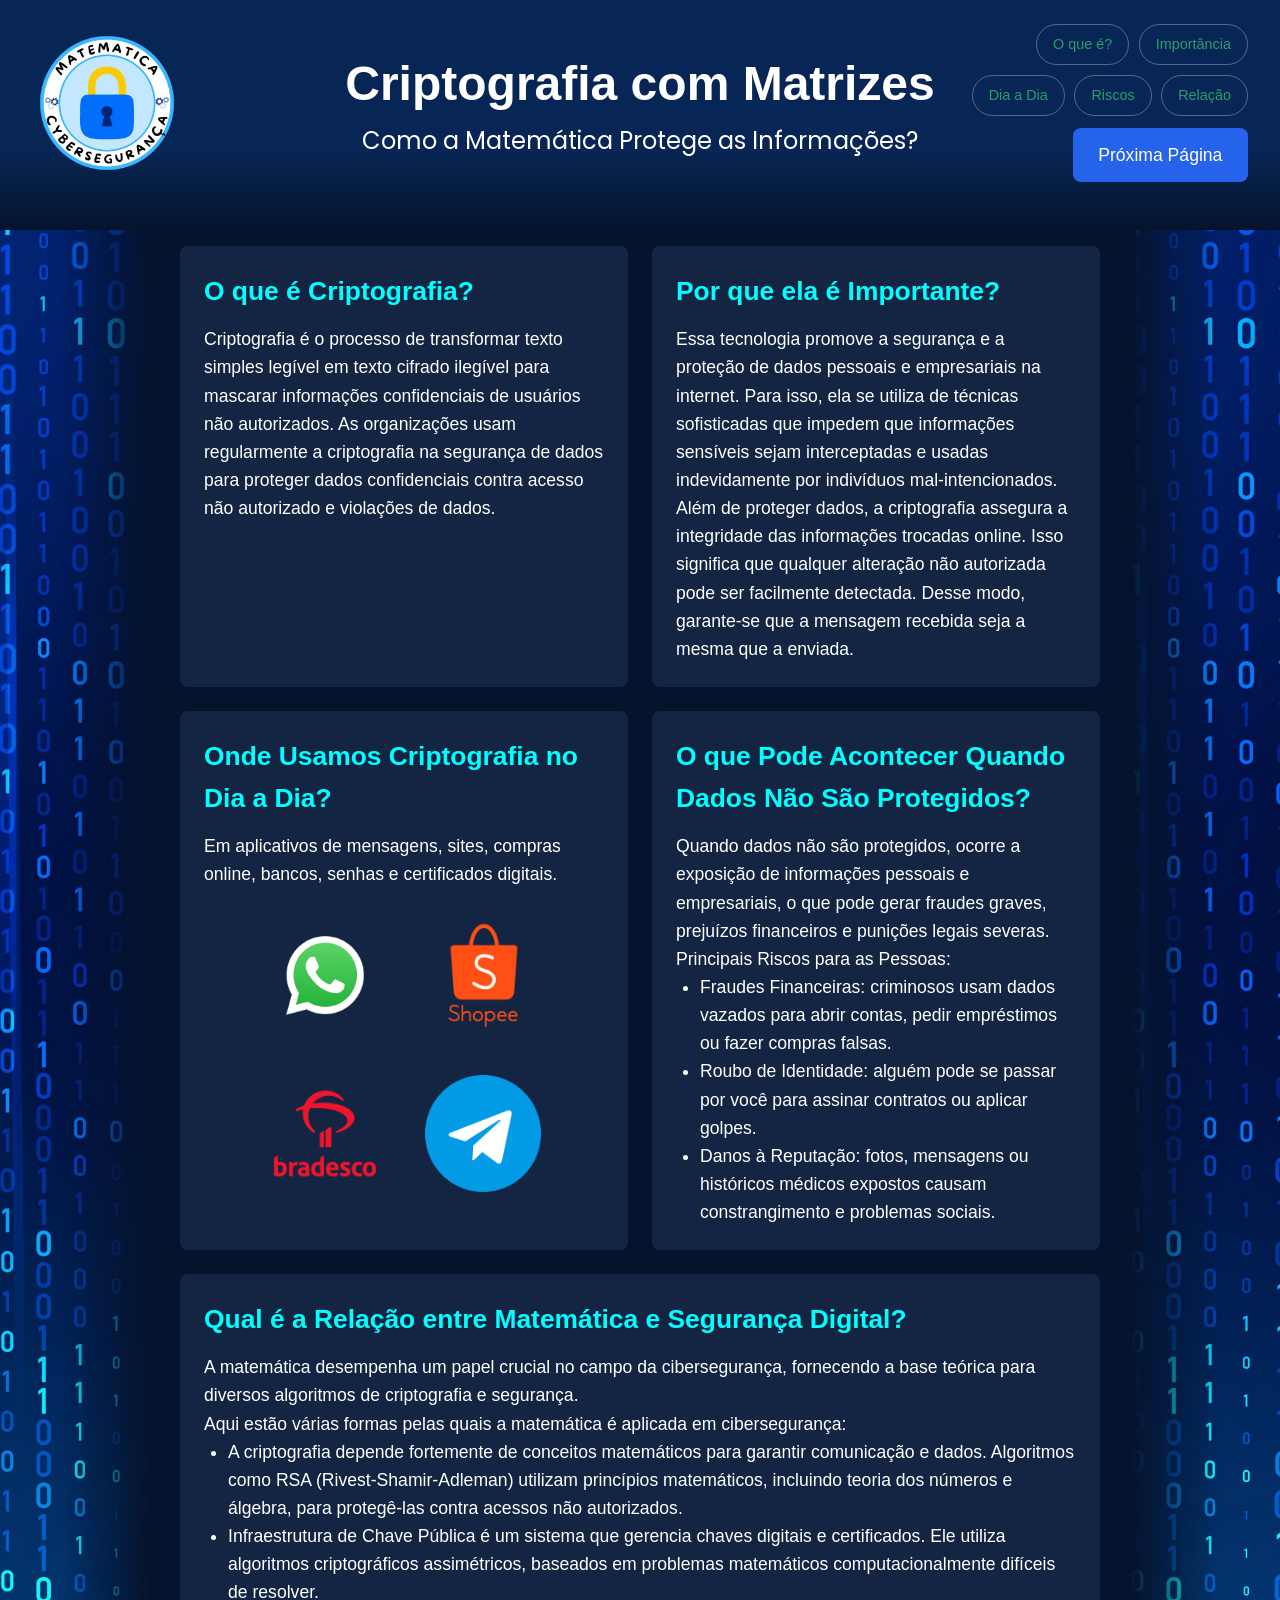
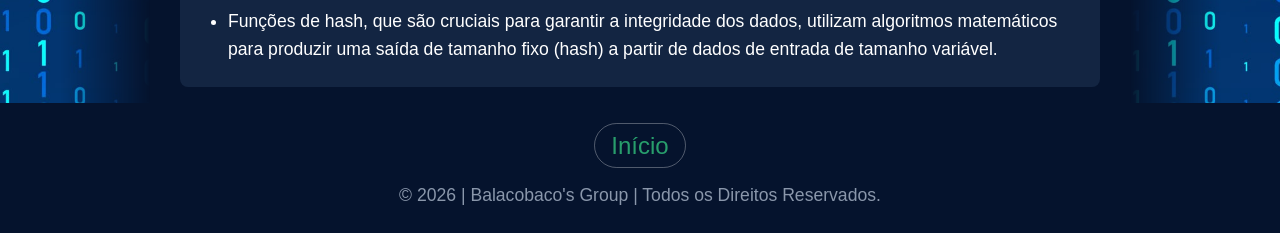
<file: index.html>
<!DOCTYPE html>
<html lang="pt-br">
<head>
    <meta charset="UTF-8">
    <meta name="viewport" content="width=device-width, initial-scale=1.0">
    <link rel="icon" type="image/png" href="Imagens/Logo.png">
    <link rel="preconnect" href="https://fonts.googleapis.com">
    <link rel="preconnect" href="https://fonts.gstatic.com" crossorigin>
    <link href="https://fonts.googleapis.com/css2?family=Poppins:ital,wght@0,100;0,200;0,300;0,400;0,500;0,600;0,700;0,800;0,900;1,100;1,200;1,300;1,400;1,500;1,600;1,700;1,800;1,900&display=swap" rel="stylesheet">
    <link rel="stylesheet" href="style.css">
    <title>Criptografia com Matrizes</title>
</head>
<body>
    <header>
        <img class="group-logo" src="Imagens/Logo.png" alt="Logo do Projeto">
        <hgroup>
            <h1>Criptografia com Matrizes</h1>
            <p>Como a Matemática Protege as Informações?</p>
        </hgroup>
        <div class="right-side">
            <nav class="topics" id="topics">
                <a href="#crip">O que é?</a>
                <a href="#imp">Importância</a>
                <a href="#day">Dia a Dia</a>
                <a href="#data">Riscos</a>
                <a href="#mat">Relação</a>
            </nav>
            <div class="acao">
                <a class="botao" href="cript.html">Próxima Página</a>
            </div>
        </div>
    </header>
    <main>
        <section class="crip" id="crip">
            <h2>O que é Criptografia?</h2>
            <div class="expcrip">
                <p>Criptografia é o processo de transformar texto simples legível em texto cifrado ilegível para mascarar informações confidenciais de usuários não autorizados. As organizações usam regularmente a criptografia na segurança de dados para proteger dados confidenciais contra acesso não autorizado e violações de dados.</p>
            </div>
        </section>
        <section class="imp" id="imp">
            <h2>Por que ela é Importante?</h2>
            <div class="whyimp">
                <p>Essa tecnologia promove a segurança e a proteção de dados pessoais e empresariais na internet. Para isso, ela se utiliza de técnicas sofisticadas que impedem que informações sensíveis sejam interceptadas e usadas indevidamente por indivíduos mal-intencionados. Além de proteger dados, a criptografia assegura a integridade das informações trocadas online. Isso significa que qualquer alteração não autorizada pode ser facilmente detectada. Desse modo, garante-se que a mensagem recebida seja a mesma que a enviada.</p>
            </div>
        </section>
        <section class="day" id="day">
            <h2>Onde Usamos Criptografia no Dia a Dia?</h2>
            <div class="dayat">
                <p>Em aplicativos de mensagens, sites, compras online, bancos, senhas e certificados digitais.</p>
                <div class="logos">
                    <img src="Imagens/Logo WhatsApp.png" alt="Logo do WhatsApp">
                    <img src="Imagens/Logo Shopee.png" alt="Logo da Shopee">
                    <img src="Imagens/Logo Bradesco.png" alt="Logo da Bradesco">
                    <img src="Imagens/Logo Telegram.png" alt="Logo do Telegram">
                </div>
            </div>
        </section>
        <section class="data" id="data">
            <h2>O que Pode Acontecer Quando Dados Não São Protegidos?</h2>
            <div class="protec">
                <p>Quando dados não são protegidos, ocorre a exposição de informações pessoais e empresariais, o que pode gerar fraudes graves, prejuízos financeiros e punições legais severas.</p>
            </div>
            <p>Principais Riscos para as Pessoas:</p>
            <ul class="risks">
                <li>Fraudes Financeiras: criminosos usam dados vazados para abrir contas, pedir empréstimos ou fazer compras falsas.</li>
                <li>Roubo de Identidade: alguém pode se passar por você para assinar contratos ou aplicar golpes.</li>
                <li>Danos à Reputação: fotos, mensagens ou históricos médicos expostos causam constrangimento e problemas sociais.</li>
            </ul>
        </section>
        <section class="mat" id="mat">
            <h2>Qual é a Relação entre Matemática e Segurança Digital?</h2>
            <div class="matrel">
                <p>A matemática desempenha um papel crucial no campo da cibersegurança, fornecendo a base teórica para diversos algoritmos de criptografia e segurança.</p>
            </div>
            <p>Aqui estão várias formas pelas quais a matemática é aplicada em cibersegurança:</p>
            <ul class="apply">
                <li>A criptografia depende fortemente de conceitos matemáticos para garantir comunicação e dados. Algoritmos como RSA (Rivest-Shamir-Adleman) utilizam princípios matemáticos, incluindo teoria dos números e álgebra, para protegê-las contra acessos não autorizados.</li>
                <li>Infraestrutura de Chave Pública é um sistema que gerencia chaves digitais e certificados. Ele utiliza algoritmos criptográficos assimétricos, baseados em problemas matemáticos computacionalmente difíceis de resolver.</li>
                <li>Funções de hash, que são cruciais para garantir a integridade dos dados, utilizam algoritmos matemáticos para produzir uma saída de tamanho fixo (hash) a partir de dados de entrada de tamanho variável.</li>
            </ul>
        </section>
    </main>
    <footer>
        <nav>
            <a class="start" href="#top">Início</a>
        </nav>
        <p>&copy; 2026 | Balacobaco's Group | Todos os Direitos Reservados.</p>
    </footer>
    <script src="script.js" defer></script>
</body>
</html>
</file>
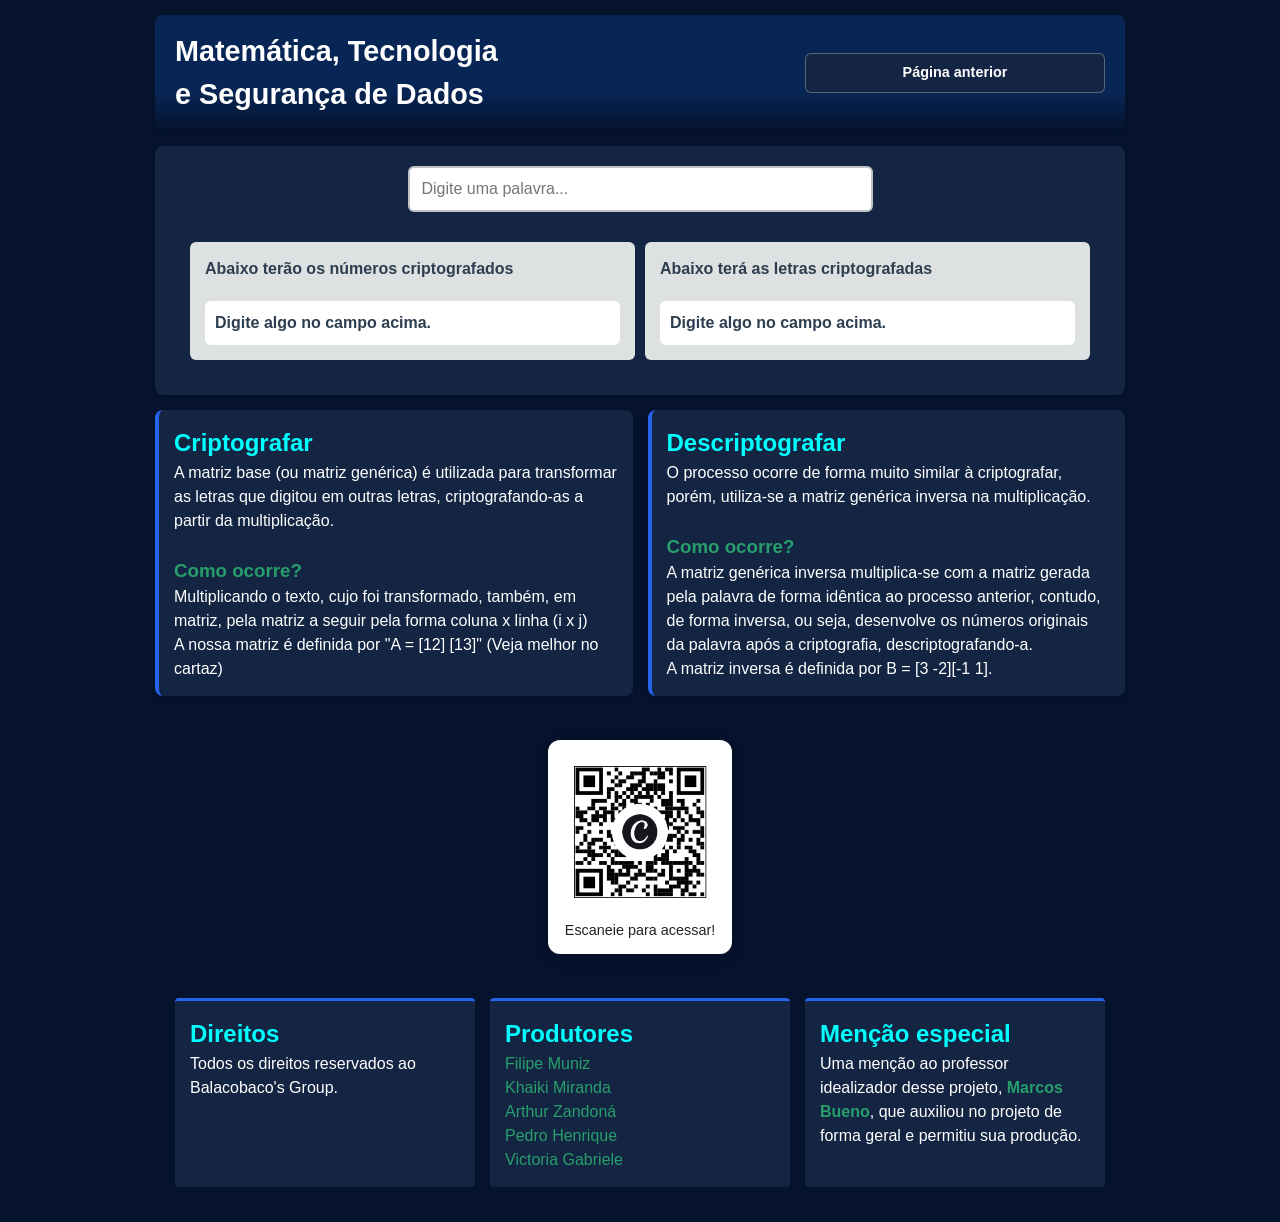
<file: cript.html>
<!DOCTYPE html>
<html lang="pt-br">
<head>
    <meta charset="UTF-8">
    <meta name="viewport" content="width=device-width, initial-scale=1.0">
    <title>Criptografia com Matrizes</title>
    <link rel="icon" type="image/png" href="Imagens/Logo.png">
    <link rel="stylesheet" href="cript.css">
</head>
<body>
    <main class="container">
        <header class="header">
            <div class="head-titles">
                <hgroup class="hg-titles">
                    <h1>Matemática, Tecnologia<br>e Segurança de Dados</h1>
                    <h3></h3>
                </hgroup>
            </div>
            <nav class="grid-menu"> 
                
                <a href="index.html" class="items" id="dif-item">Página anterior</a> 
            </nav>
        </header>
        <section class="matriz-show">
            <div class="m-input">
                <input type="text" class="input" placeholder="Digite uma palavra...">
            </div>
            <div class="answer-input">
                <div class="answer-numbers">
                    <p>Abaixo terão os números criptografados</p>
                    <div class="cript">
                        <p>Digite algo no campo acima.</p>
                    </div>
                </div>
                <div class="answer-text">
                    <p>Abaixo terá as letras criptografadas</p>
                    <div class="uncript">
                        <p>Digite algo no campo acima.</p>
                    </div>
                </div>
            </div>
        </section>
        <section class="grid-instructs">
            <div class="show">
                <h2> Criptografar </h2>
                <p>A matriz base (ou matriz genérica) é utilizada para transformar as letras que digitou em outras letras, criptografando-as a partir da multiplicação.<br><br></p>

                <h3>Como ocorre?</h3>
                <p>Multiplicando o texto, cujo foi transformado, também, em matriz, pela matriz a seguir pela forma coluna x linha (i x j) </p>
                <p>A nossa matriz é definida por "A = [12] [13]" (Veja melhor no cartaz)<br></p>
            </div>
            <div class="show">
                <h2>Descriptografar</h2>
                <p>O processo ocorre de forma muito similar à criptografar, porém, utiliza-se a matriz genérica inversa na multiplicação.<br><br></p>
                <h3>Como ocorre?</h3>
                <p>A matriz genérica inversa multiplica-se com a matriz gerada pela palavra de forma idêntica ao processo anterior, contudo, de forma inversa, ou seja, desenvolve os números originais da palavra após a criptografia, descriptografando-a.<br></p>
                <p>A matriz inversa é definida por B = [3 -2][-1 1].</p>
            </div>
        </section>
            <aside class="qr-card">
            <img src="Imagens/Qr Code.png" alt="QR Code para acessar o site de prática" width="160" height="160">
            <p>Escaneie para acessar!</p>
        </aside>
        <footer class="footer">
            <div class="footer-div">
                <h2>Direitos</h2>
                <p>Todos os direitos reservados ao Balacobaco's Group.</p>
            </div>
            <div class="footer-div">
                <h2>Produtores</h2>
                <ul class="footer-desc">
                    <li> <a href="https://www.instagram.com/filipe._muniz/" class="mention" target="_blank">Filipe Muniz</a> </li>
                    <li> <a href="https://www.instagram.com/khaikimiranda/" class="mention">Khaiki Miranda</a> </li>
                    <li> <a href="https://www.instagram.com/_tuyzz/" class="mention" target="_blank">Arthur Zandoná</a> </li>
                    <li> <a href="https://www.instagram.com/pedrox.__tn/" class="mention" target="_blank">Pedro Henrique</a> </li>
                    <li> <a href="https://www.instagram.com/victoria._gabriele/" class="mention" target="_blank">Victoria Gabriele</a> </li>
                </ul>   
            </div>
            <div class="footer-div">
                <h2>Menção especial</h2 >
                <p>Uma menção ao professor idealizador desse projeto, <a href="https://www.instagram.com/mprbueno/" target="_blank"><strong>Marcos Bueno</strong></a>, que auxiliou no projeto de forma geral e permitiu sua produção.</p>
            </div>
        </footer>
    </main>
    <script src="cript.js" defer></script>
</body>
</html>
</file>
<file: style.css>
* {
    box-sizing: border-box;
    margin: 0;
    padding: 0;
}

html {
    scroll-behavior: smooth;
}
body {
    font-family: Arial, Helvetica, sans-serif;
    font-size: 1.1rem;
    line-height: 1.6;
    color: #ffffff;
    background-color: #05132D;
}

header {
    display: grid;
    grid-template-columns: 1fr auto 1fr;
    align-items: center;
    gap: 2rem;
    background: linear-gradient(to bottom, #082655 65%, #05132D 100%);
    color: white;
    padding: 1.5rem 2rem 3rem;
}

.group-logo {
    grid-column: 1;
    justify-self: start;
    max-height: 150px;
    max-width: auto;
}

.logos {
    display: grid;
    grid-template-columns: repeat(2, 1fr);
    gap: 1rem;
    max-width: 300px;
    margin: 1rem auto 0;
}

.logos img {
    width: 100%;
    aspect-ratio: 1 / 1;
    padding: 0.8rem;
    object-fit: contain;
    transition: transform 0.2s;
}

.logos img:hover {
    transform: scale(1.1);
}

.right-side {
    grid-column: 3;
    justify-self: end;
    display: flex;
    flex-direction: column;
    align-items: flex-end;
    gap: 0.8rem;
}

.acao {
    display: flex;
    justify-content: flex-end;
    margin-bottom: 0;
}

.botao {
    display: inline-block;
    padding: 0.8rem 1.6rem;
    background-color: #2563eb;
    color: white;
    text-decoration: none;
    border-radius: 8px;
    transition: background-color 0.2s;
}

.botao:hover {
    background-color: #1d4ed8;
}

hgroup {
    grid-column: 2;
    font-size: 1.5rem;
    text-align: center;
}

hgroup p {
    font-family: Poppins;
}

.topics {
    display: flex;
    flex-wrap: wrap;
    justify-content: flex-end;
    gap: 0.6rem;
    margin-bottom: 0;
}

.topics a {
    color: #289E6C;
    text-decoration: none;
    font-size: 0.9rem;
    padding: 0.5rem 1rem;
    border: 1px solid rgba(255, 255, 255, 0.3);
    border-radius: 999px;
    transition: background-color 0.2s, color 0.2s;
}

.topics a:hover, .topics a:focus-visible {
    background-color: #93c5fd;
    color: #1e293b;
}
main {
    position: relative;
    display: grid;
    grid-template-columns: 1fr 1fr;
    gap: 1.5rem;
    max-width: 1300px;
    margin: 0 auto;
    padding: 1rem 180px;
}

main::before,
main::after {
    content: "";
    position: absolute;
    top: 0;
    bottom: 0;
    width: 150px;
    background-size: cover;
    background-position: center;
}

main::before {
    left: 0;
    background-image: url(Imagens/Background\ Criptografia.jpg);
    mask-image: linear-gradient(to right, black 40%, transparent);
}

main::after {
    right: 0;
    background-image: url(Imagens/Background\ Criptografia.jpg);
    mask-image: linear-gradient(to left, black 40%, transparent);
}

section {
    background-color: #132542;
    padding: 1.5rem;
    border-radius: 8px;
}

.mat {
    grid-column: 1 / -1;
}

h2 {
    margin-bottom: 0.8rem;
    color: aqua;
}

ul {
    margin-left: 1.5rem;
}

.start {
    color: #289E6C;
    text-decoration: none;
    font-size: 1.5rem;
    padding: 0.5rem 1rem;
    border: 1px solid rgba(255, 255, 255, 0.3);
    border-radius: 999px;
    transition: background-color 0.2s, color 0.2s;
}

.start:hover, .start:focus-visible {
    background-color: #93c5fd;
    color: #1e293b;
}

footer {
    text-align: center;
    padding: 1.5rem;
    color: #8a97ab;
}

footer p {
    margin-top: 1rem;
}

@media (max-width: 900px) {
    main {
        grid-template-columns: 1fr;
        padding: 1rem;
    }

    main::before,
    main::after {
        display: none;
    }
}

@media (max-width: 900px) {
    header {
        grid-template-columns: 1fr;
        text-align: center;
    }
    
    .logo, hgroup, .right-side {
        grid-column: 1;
    }

    .logo {
        justify-self: center;
    }

    .right-side {
        justify-self: center;
        align-items: center;
    }
}

.reveal {
    opacity: 0;
    transform: translateY(30px);
    transition: opacity 0.8s ease, transform 0.8s ease;
}

.reveal.visivel {
    opacity: 1;
    transform: none;
}

@media (prefers-reduced-motion: reduce) {
    .reveal {
        transition: none;
        transform: none;
    }
}
</file>
<file: cript.css>
:root {
   /* Cores Gerais (Baseadas na Página 2) */
   --cor-fundo-body: #05132D;
   --cor-texto-padrao: #ffffff;
   --cor-painel: #132542;
   --cor-header-gradiente: #082655;
   
   /* Textos e Títulos */
   --cor-titulo: aqua;
   --cor-texto-secundario: #8a97ab;
   
   /* Botões e Destaques */
   --cor-destaque: #2563eb;
   --cor-destaque-hover: #1d4ed8;
   
   /* Inputs e Elementos Internos */
   --cor-input-borda: #bdc3c7;
   --cor-input-fundo: #ffffff;
   --cor-input-texto: #333;
   --cor-painel-interno: #dee1e1;
   
   /* Links */
   --cor-link: #289E6C;
   --cor-link-hover: #93c5fd;
   
   /* Fonte Padronizada */
   --fonte-padrao: 'Segoe UI', Tahoma, Geneva, Verdana, sans-serif;
}

* {
   margin: 0;
   padding: 0;
   box-sizing: border-box;
   font-family: var(--fonte-padrao);
}

body {
   background-color: var(--cor-fundo-body);
   color: var(--cor-texto-padrao);
   line-height: 1.5;
   min-height: 100vh;
   display: flex;
}

.container {
   max-width: 1000px;
   width: 100%;
   margin: 0 auto;
   padding: 15px;
   display: flex;
   flex-direction: column;
}

.header {
   display: flex;
   justify-content: space-between;
   align-items: center;
   background: linear-gradient(to bottom, var(--cor-header-gradiente) 65%, var(--cor-fundo-body) 100%);
   padding: 15px 20px;
   border-radius: 8px;
   box-shadow: 0 2px 4px rgba(0,0,0,0.1);
   margin-bottom: 15px;
}

.head-titles {
   flex: 1;
}

.hg-titles h1 {
   color: var(--cor-texto-padrao);
   font-size: 1.8rem;
}

.hg-titles h3 {
   color: var(--cor-texto-secundario);
   font-weight: 400;
}

/* Menu de navegação (Navbar) */
.grid-menu {
   display: grid;
   grid-template-columns: repeat(3, 1fr);
   gap: 8px;
   min-width: 300px;
}

.items {
   display: flex;
   justify-content: center;
   align-items: center;
   padding: 8px 12px;
   background-color: var(--cor-destaque);
   color: var(--cor-texto-padrao);
   text-decoration: none;
   font-weight: bold;
   font-size: 0.9rem;
   border-radius: 6px;
   transition: background-color 0.3s ease;
}

.items:hover {
   background-color: var(--cor-destaque-hover);
}

#dif-item {
   grid-column: 1 / -1;
   background-color: var(--cor-painel);
   border: 1px solid rgba(255, 255, 255, 0.3);
}

#dif-item:hover {
   background-color: var(--cor-link-hover);
   color: #1e293b;
}

.matriz-show {
   background-color: var(--cor-painel);
   padding: 20px;
   border-radius: 8px;
   box-shadow: 0 2px 4px rgba(0,0,0,0.1);
   margin-bottom: 15px;
   text-align: center;
}

.m-input {
   margin-bottom: 15px;
}

.input {
   width: 50%;
   padding: 12px;
   font-size: 1rem;
   border: 2px solid var(--cor-input-borda);
   border-radius: 6px;
   background-color: var(--cor-input-fundo);
   color: var(--cor-input-texto);
   transition: border-color 0.3s;
}

.input:focus {
   border-color: var(--cor-destaque);
   outline: none;
}

.answer-input {
   display: grid;
   grid-template-columns: repeat(2, 1fr);
   gap: 10px;
   padding: 15px;
   border-radius: 6px;
   text-align: left;
}

.answer-numbers, .answer-text {
   display: flex;
   flex-direction: column;
   padding: 15px;
   background-color: var(--cor-painel-interno);
   border-radius: 6px;
}

.answer-numbers p, .answer-text p {
   font-weight: 600;
   color: #2c3e50;
}

.cript, .uncript {
   display: flex;
   flex-direction: column;
   border-radius: 6px;
   background-color: var(--cor-input-fundo);
   padding: 10px;
   margin-top: 20px;
   color: var(--cor-input-texto);
}

.grid-instructs {
   display: grid;
   grid-template-columns: repeat(2, 1fr);
   gap: 15px;
   margin-bottom: 20px;
}

.show {
   background-color: var(--cor-painel);
   padding: 15px;
   border-radius: 8px;
   box-shadow: 0 2px 4px rgba(0,0,0,0.1);
   min-height: 100px;
   border-left: 4px solid var(--cor-destaque);
   transition: 0.3s;
}

.show h2 {
   color: var(--cor-titulo);
}

.show h3 {
   color: var(--cor-link);
}

.show:hover, .show:focus, .show:active {
   transform: translateY(-5px);
}

.footer {
   margin-top: auto;
   display: grid;
   grid-template-columns: repeat(3, 1fr);
   gap: 15px;
   background-color: var(--cor-fundo-body);
   color: var(--cor-texto-padrao);
   padding: 20px;
   border-radius: 8px;
}

.footer-div {
   background-color: var(--cor-painel);
   border-top: 3px solid var(--cor-destaque);
   border-radius: 4px;
   padding: 15px;
   min-height: 80px;
   display: flex;
   flex-direction: column;
}

.footer-div h2 {
   color: var(--cor-titulo);
}

.footer-div a, strong {
   text-decoration: none;
   color: var(--cor-link);
}

.footer-desc {
   list-style: none;
}

.footer-desc a {
   color: var(--cor-link);
   transition: 0.3s;
}

.footer-desc a:hover {
   transform: translateX(5px);
   color: var(--cor-link-hover);
}

/* Responsividade */
@media (max-width: 768px) {
   .header {
       flex-direction: column;
       text-align: center;
       gap: 15px;
   }
   .grid-instructs {
       grid-template-columns: 1fr;
   }
   .footer {
       grid-template-columns: repeat(1, 1fr);
   }
   .answer-input {
       grid-template-columns: 1fr;
       grid-template-rows: repeat(2, 1fr);
   }
}

.qr-card {
   background: #fff;
   padding: 12px;
   border-radius: 12px;
   box-shadow: 0 4px 12px rgba(0, 0, 0, 0.25);
   text-align: center;
   width: max-content;
   margin: 24px auto;
}

.qr-card img {
    display: block;
    width: 160px;
    height: auto;
}

.qr-card p {
    margin-top: 8px;
    font-size: 0.9rem;
    color: #222;
}

@media (min-width: 1400px) {
    .qr-card {
        position: fixed;
        right: 24px;
        top: 50%;
        transform: translateY(-50%);
        margin: 0;
    }
}
</file>
